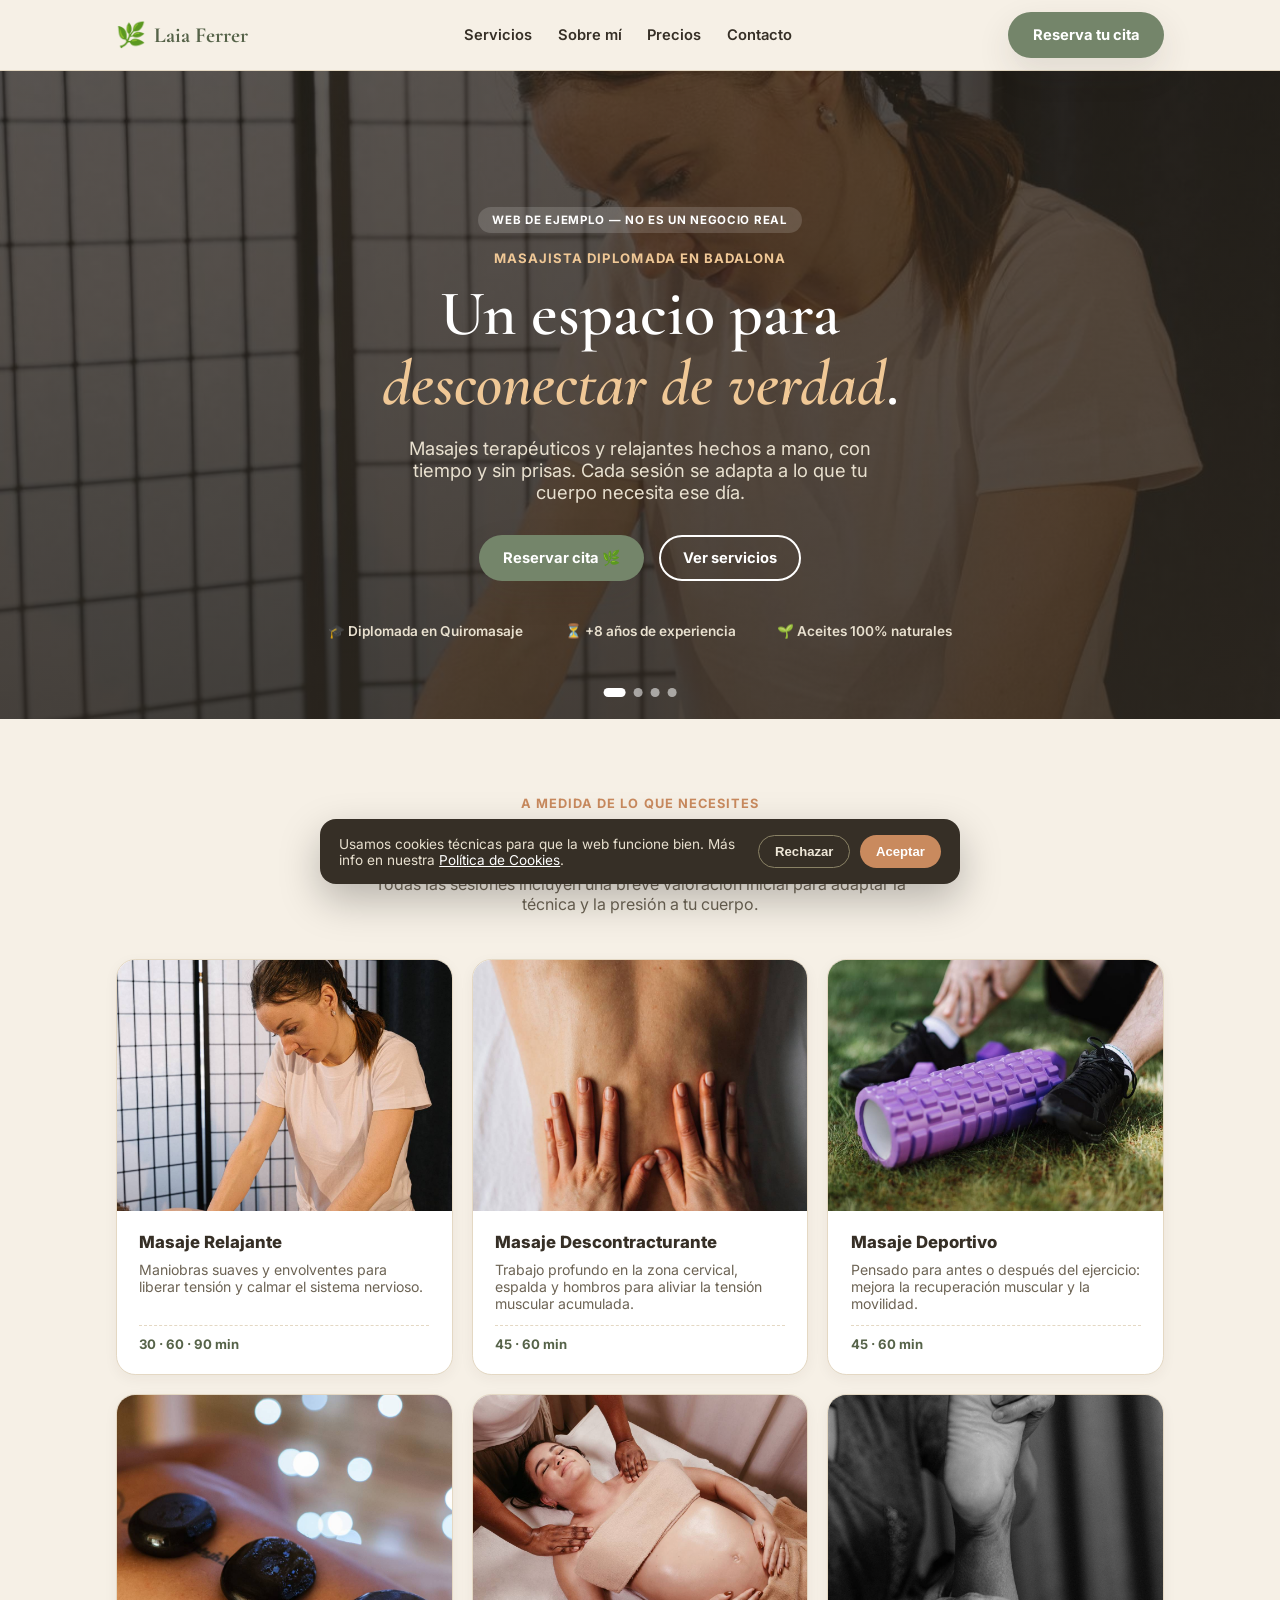
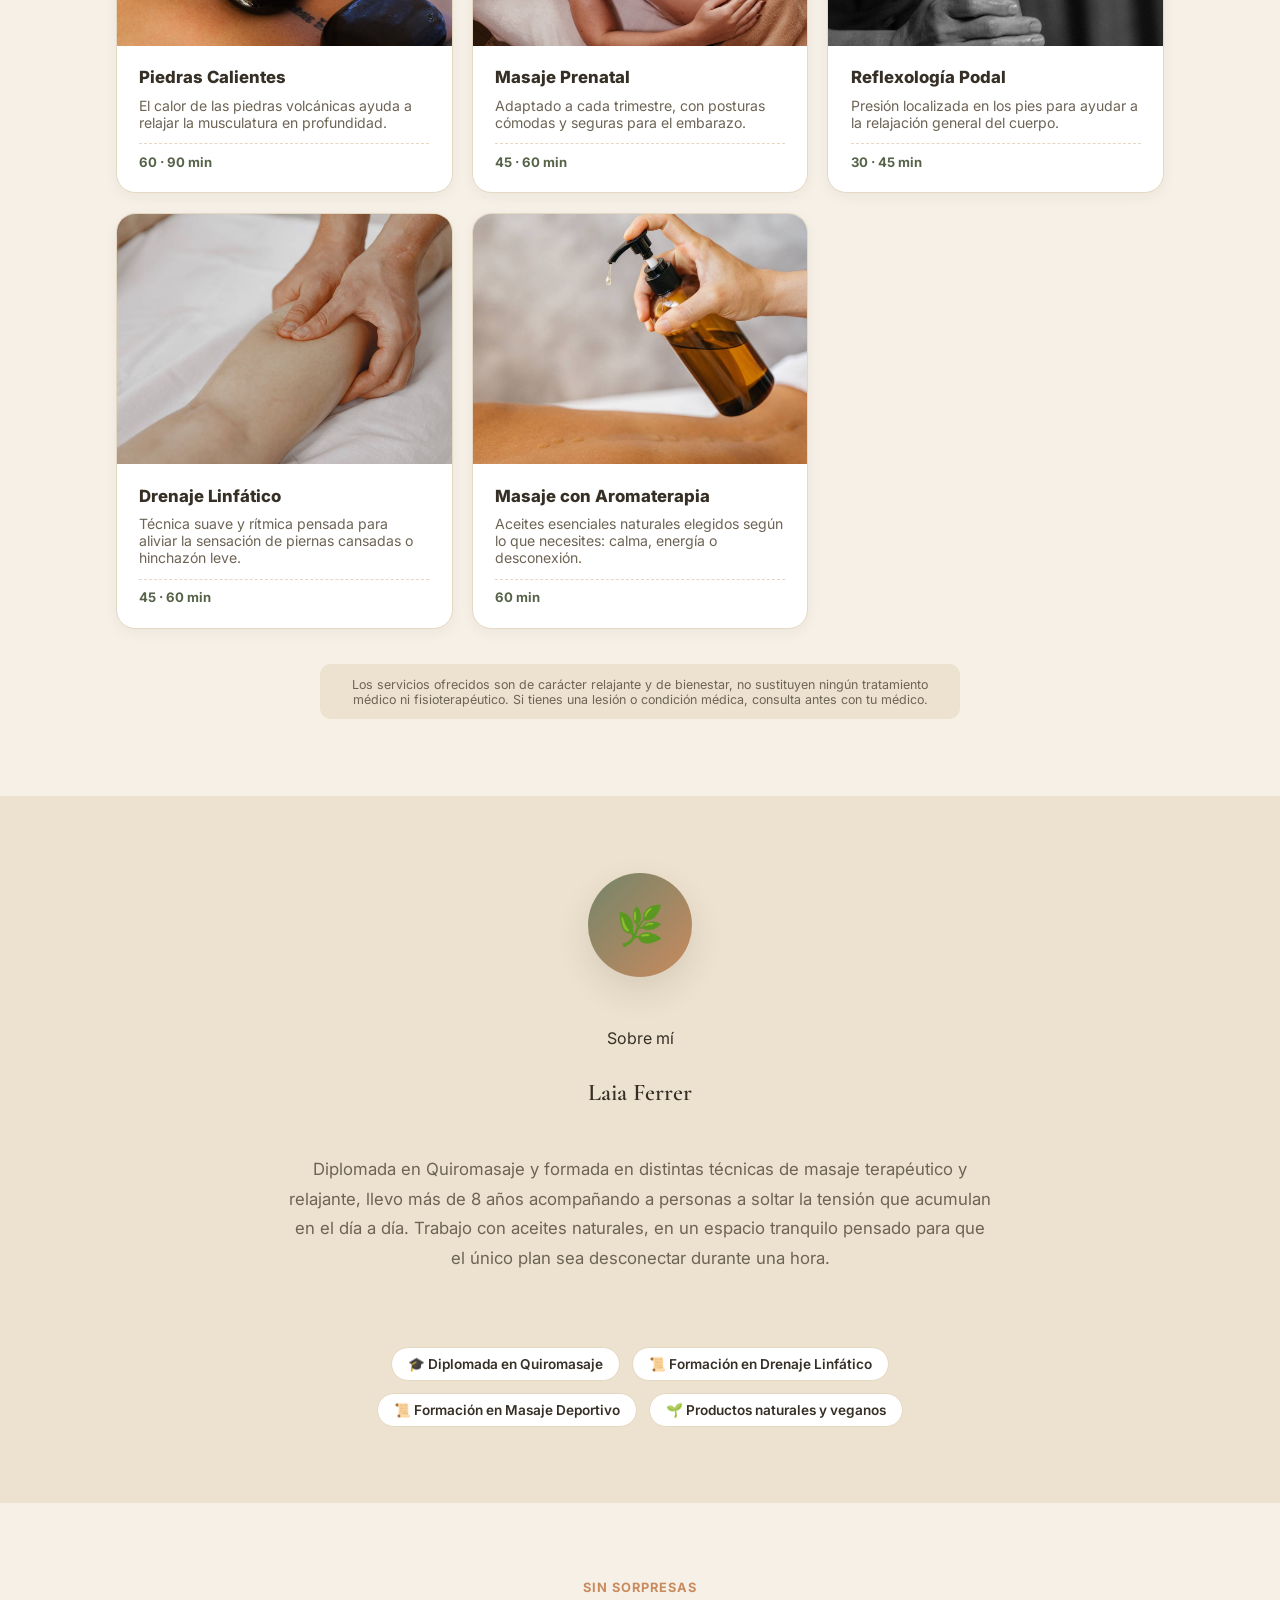
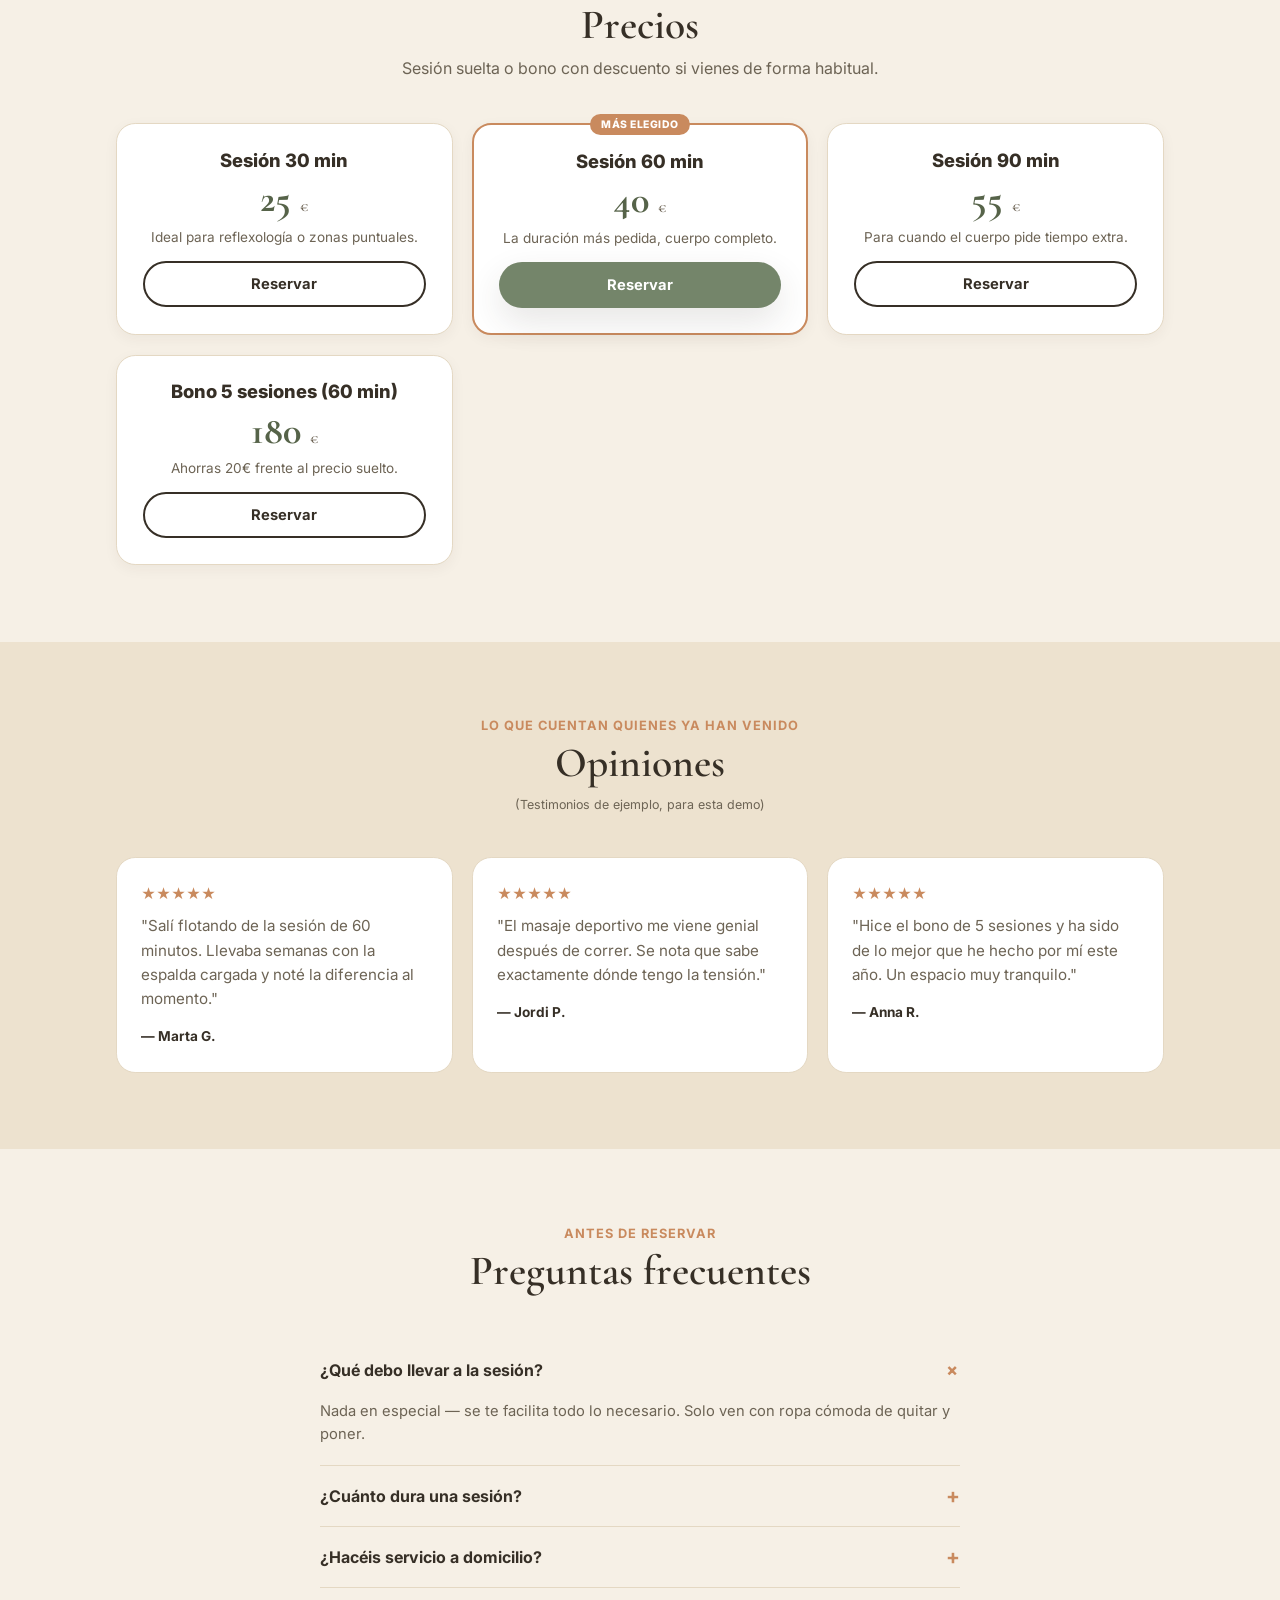
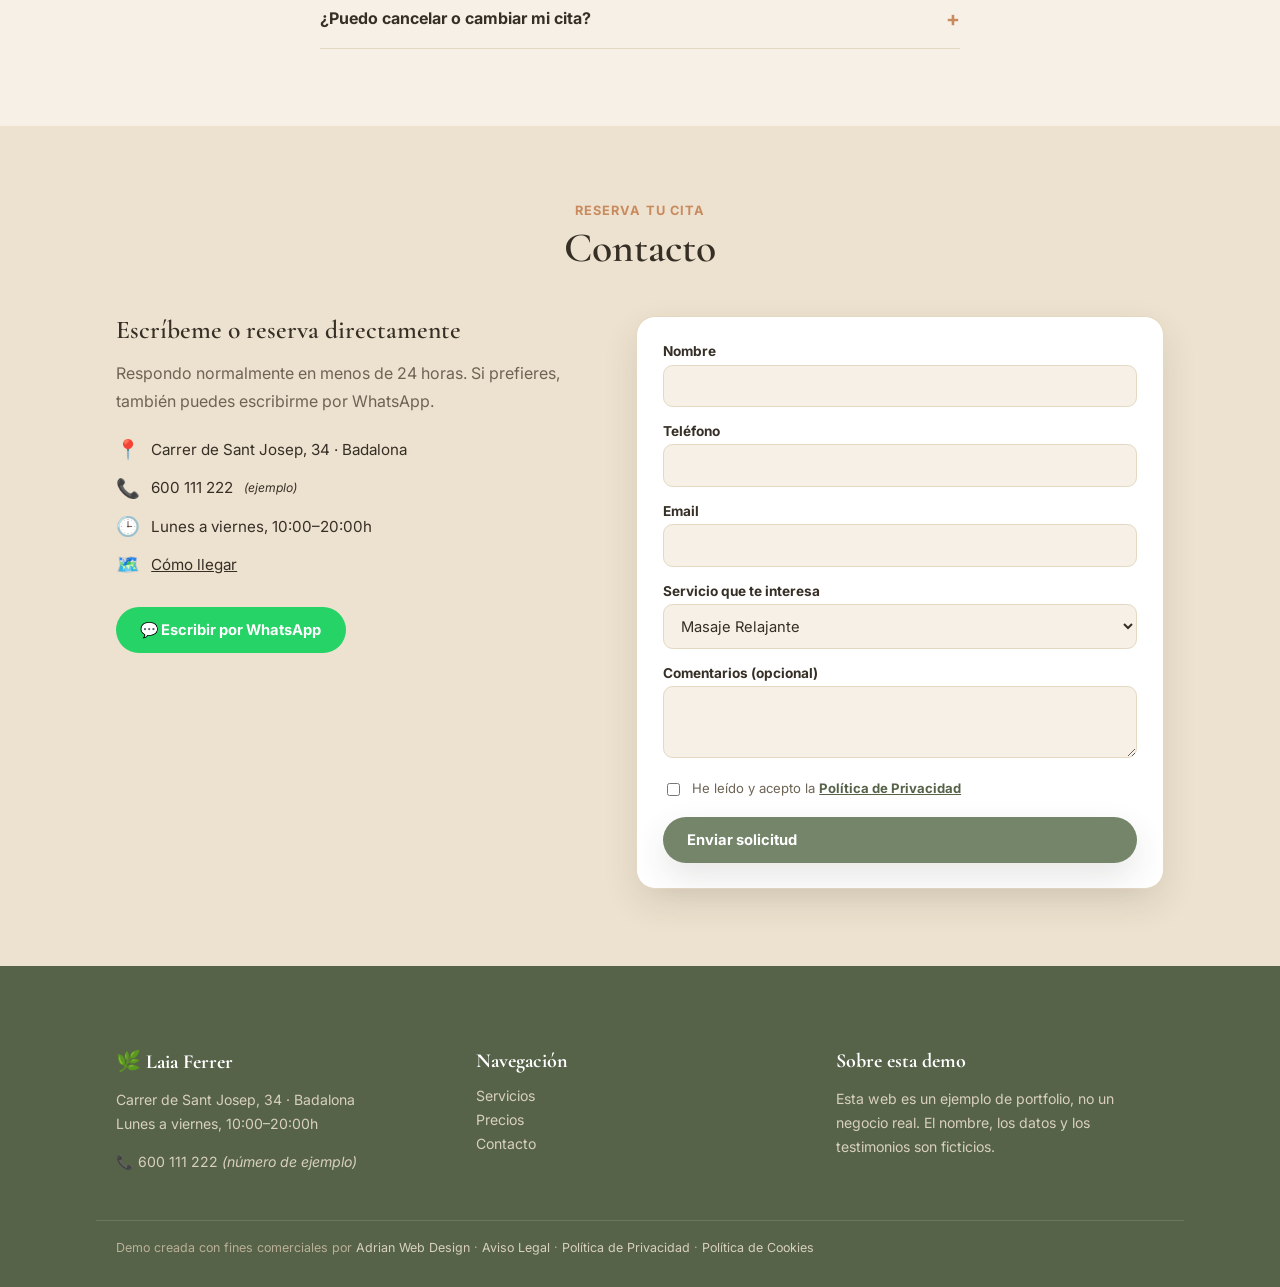
<file: index.html>
<!doctype html>
<html lang="es">
<head>
<meta charset="UTF-8" />
<meta name="viewport" content="width=device-width, initial-scale=1.0" />
<title>Masajes en Badalona | Laia Ferrer — Masajista</title>
<meta name="description" content="Masajes terapéuticos y relajantes en Badalona con Laia Ferrer, masajista diplomada. Reserva tu cita: masaje descontracturante, deportivo, prenatal y más." />
<meta property="og:title" content="Masajes en Badalona | Laia Ferrer — Masajista" />
<meta property="og:description" content="Masajes terapéuticos y relajantes en Badalona. Reserva tu cita online." />
<meta property="og:type" content="website" />
<meta name="twitter:card" content="summary" />
<link rel="preconnect" href="https://fonts.googleapis.com">
<link href="https://fonts.googleapis.com/css2?family=Cormorant+Garamond:wght@500;600;700&family=Inter:wght@400;600;700;800&display=swap" rel="stylesheet">
<link rel="stylesheet" href="masajes.css" />
</head>
<body>

<header class="site-header">
  <div class="wrap">
    <a href="index.html" class="logo"><span class="ico">🌿</span> Laia Ferrer</a>
    <nav class="nav-links">
      <a href="#servicios">Servicios</a>
      <a href="#sobre-mi">Sobre mí</a>
      <a href="#precios">Precios</a>
      <a href="#contacto">Contacto</a>
    </nav>
    <a href="#contacto" class="btn btn-solid">Reserva tu cita</a>
  </div>
</header>

<section class="hero hero-carousel">
  <div class="carousel hero-bg">
    <div class="carousel-track">
      <div class="carousel-slide"><img src="assets/servicio-relajante.jpg" alt="Masajista realizando un masaje relajante en la espalda" loading="eager"></div>
      <div class="carousel-slide"><img src="assets/servicio-piedras.jpg" alt="Masaje con piedras calientes sobre la espalda" loading="lazy"></div>
      <div class="carousel-slide"><img src="assets/servicio-aromaterapia.jpg" alt="Aplicación de aceite esencial para masaje con aromaterapia" loading="lazy"></div>
      <div class="carousel-slide"><img src="assets/servicio-reflexologia.jpg" alt="Masaje de reflexología podal en la planta del pie" loading="lazy"></div>
    </div>
    <div class="carousel-dots"></div>
  </div>
  <div class="wrap">
    <div class="badge-demo">Web de ejemplo — no es un negocio real</div>
    <div class="eyebrow">Masajista diplomada en Badalona</div>
    <h1>Un espacio para <span>desconectar de verdad</span>.</h1>
    <p class="lead">
      Masajes terapéuticos y relajantes hechos a mano, con tiempo y sin
      prisas. Cada sesión se adapta a lo que tu cuerpo necesita ese día.
    </p>
    <div class="cta-row">
      <a href="#contacto" class="btn btn-solid">Reservar cita 🌿</a>
      <a href="#servicios" class="btn btn-outline">Ver servicios</a>
    </div>
    <div class="trust-row">
      <span>🎓 Diplomada en Quiromasaje</span>
      <span>⏳ +8 años de experiencia</span>
      <span>🌱 Aceites 100% naturales</span>
    </div>
  </div>
</section>

<section class="section" id="servicios">
  <div class="wrap">
    <div class="section-head reveal">
      <div class="eyebrow">A medida de lo que necesites</div>
      <h2>Servicios</h2>
      <p>Todas las sesiones incluyen una breve valoración inicial para adaptar la técnica y la presión a tu cuerpo.</p>
    </div>
    <div class="grid">
      <div class="card reveal">
        <div class="card-photo"><img src="assets/servicio-relajante.jpg" alt="Masajista realizando un masaje relajante en la espalda" loading="lazy"></div>
        <div class="card-body">
          <h3>Masaje Relajante</h3>
          <div class="desc">Maniobras suaves y envolventes para liberar tensión y calmar el sistema nervioso.</div>
          <div class="duraciones">30 · 60 · 90 min</div>
        </div>
      </div>
      <div class="card reveal">
        <div class="card-photo"><img src="assets/servicio-descontracturante.jpg" alt="Masaje descontracturante con presión profunda en la espalda" loading="lazy"></div>
        <div class="card-body">
          <h3>Masaje Descontracturante</h3>
          <div class="desc">Trabajo profundo en la zona cervical, espalda y hombros para aliviar la tensión muscular acumulada.</div>
          <div class="duraciones">45 · 60 min</div>
        </div>
      </div>
      <div class="card reveal">
        <div class="card-photo"><img src="assets/servicio-deportivo.jpg" alt="Material de recuperación muscular para masaje deportivo" loading="lazy"></div>
        <div class="card-body">
          <h3>Masaje Deportivo</h3>
          <div class="desc">Pensado para antes o después del ejercicio: mejora la recuperación muscular y la movilidad.</div>
          <div class="duraciones">45 · 60 min</div>
        </div>
      </div>
      <div class="card reveal">
        <div class="card-photo"><img src="assets/servicio-piedras.jpg" alt="Masaje con piedras calientes sobre la espalda" loading="lazy"></div>
        <div class="card-body">
          <h3>Piedras Calientes</h3>
          <div class="desc">El calor de las piedras volcánicas ayuda a relajar la musculatura en profundidad.</div>
          <div class="duraciones">60 · 90 min</div>
        </div>
      </div>
      <div class="card reveal">
        <div class="card-photo"><img src="assets/servicio-prenatal.jpg" alt="Masaje prenatal a una embarazada" loading="lazy"></div>
        <div class="card-body">
          <h3>Masaje Prenatal</h3>
          <div class="desc">Adaptado a cada trimestre, con posturas cómodas y seguras para el embarazo.</div>
          <div class="duraciones">45 · 60 min</div>
        </div>
      </div>
      <div class="card reveal">
        <div class="card-photo"><img src="assets/servicio-reflexologia.jpg" alt="Masaje de reflexología podal en la planta del pie" loading="lazy"></div>
        <div class="card-body">
          <h3>Reflexología Podal</h3>
          <div class="desc">Presión localizada en los pies para ayudar a la relajación general del cuerpo.</div>
          <div class="duraciones">30 · 45 min</div>
        </div>
      </div>
      <div class="card reveal">
        <div class="card-photo"><img src="assets/servicio-drenaje.jpg" alt="Masaje de drenaje linfático en la pierna" loading="lazy"></div>
        <div class="card-body">
          <h3>Drenaje Linfático</h3>
          <div class="desc">Técnica suave y rítmica pensada para aliviar la sensación de piernas cansadas o hinchazón leve.</div>
          <div class="duraciones">45 · 60 min</div>
        </div>
      </div>
      <div class="card reveal">
        <div class="card-photo"><img src="assets/servicio-aromaterapia.jpg" alt="Aplicación de aceite esencial para masaje con aromaterapia" loading="lazy"></div>
        <div class="card-body">
          <h3>Masaje con Aromaterapia</h3>
          <div class="desc">Aceites esenciales naturales elegidos según lo que necesites: calma, energía o desconexión.</div>
          <div class="duraciones">60 min</div>
        </div>
      </div>
    </div>
    <p class="disclaimer">
      Los servicios ofrecidos son de carácter relajante y de bienestar,
      no sustituyen ningún tratamiento médico ni fisioterapéutico. Si
      tienes una lesión o condición médica, consulta antes con tu médico.
    </p>
  </div>
</section>

<section class="section alt" id="sobre-mi">
  <div class="wrap">
    <div class="about-wrap reveal">
      <div class="about-badge">🌿</div>
      <div class="eyebrow">Sobre mí</div>
      <h2>Laia Ferrer</h2>
      <p>
        Diplomada en Quiromasaje y formada en distintas técnicas de masaje
        terapéutico y relajante, llevo más de 8 años acompañando a personas
        a soltar la tensión que acumulan en el día a día. Trabajo con
        aceites naturales, en un espacio tranquilo pensado para que el
        único plan sea desconectar durante una hora.
      </p>
      <ul class="quals">
        <li>🎓 Diplomada en Quiromasaje</li>
        <li>📜 Formación en Drenaje Linfático</li>
        <li>📜 Formación en Masaje Deportivo</li>
        <li>🌱 Productos naturales y veganos</li>
      </ul>
    </div>
  </div>
</section>

<section class="section" id="precios">
  <div class="wrap">
    <div class="section-head reveal">
      <div class="eyebrow">Sin sorpresas</div>
      <h2>Precios</h2>
      <p>Sesión suelta o bono con descuento si vienes de forma habitual.</p>
    </div>
    <div class="price-table">
      <div class="price-card reveal">
        <h3>Sesión 30 min</h3>
        <div class="amount">25 <small>€</small></div>
        <div class="detail">Ideal para reflexología o zonas puntuales.</div>
        <a href="#contacto" class="btn btn-outline" style="width:100%; justify-content:center;">Reservar</a>
      </div>
      <div class="price-card featured reveal">
        <h3>Sesión 60 min</h3>
        <div class="amount">40 <small>€</small></div>
        <div class="detail">La duración más pedida, cuerpo completo.</div>
        <a href="#contacto" class="btn btn-solid" style="width:100%; justify-content:center;">Reservar</a>
      </div>
      <div class="price-card reveal">
        <h3>Sesión 90 min</h3>
        <div class="amount">55 <small>€</small></div>
        <div class="detail">Para cuando el cuerpo pide tiempo extra.</div>
        <a href="#contacto" class="btn btn-outline" style="width:100%; justify-content:center;">Reservar</a>
      </div>
      <div class="price-card reveal">
        <h3>Bono 5 sesiones (60 min)</h3>
        <div class="amount">180 <small>€</small></div>
        <div class="detail">Ahorras 20€ frente al precio suelto.</div>
        <a href="#contacto" class="btn btn-outline" style="width:100%; justify-content:center;">Reservar</a>
      </div>
    </div>
  </div>
</section>

<section class="section alt">
  <div class="wrap">
    <div class="section-head reveal">
      <div class="eyebrow">Lo que cuentan quienes ya han venido</div>
      <h2>Opiniones</h2>
      <p style="font-size:0.78rem; color:var(--texto-suave);">(Testimonios de ejemplo, para esta demo)</p>
    </div>
    <div class="testi-grid">
      <div class="testi reveal">
        <div class="stars">★★★★★</div>
        "Salí flotando de la sesión de 60 minutos. Llevaba semanas con la
        espalda cargada y noté la diferencia al momento."
        <div class="autor">— Marta G.</div>
      </div>
      <div class="testi reveal">
        <div class="stars">★★★★★</div>
        "El masaje deportivo me viene genial después de correr. Se nota
        que sabe exactamente dónde tengo la tensión."
        <div class="autor">— Jordi P.</div>
      </div>
      <div class="testi reveal">
        <div class="stars">★★★★★</div>
        "Hice el bono de 5 sesiones y ha sido de lo mejor que he hecho por
        mí este año. Un espacio muy tranquilo."
        <div class="autor">— Anna R.</div>
      </div>
    </div>
  </div>
</section>

<section class="section">
  <div class="wrap">
    <div class="section-head reveal">
      <div class="eyebrow">Antes de reservar</div>
      <h2>Preguntas frecuentes</h2>
    </div>
    <div class="faq reveal">
      <div class="faq-item open">
        <button class="faq-q">¿Qué debo llevar a la sesión? <span class="plus">+</span></button>
        <div class="faq-a"><p>Nada en especial — se te facilita todo lo necesario. Solo ven con ropa cómoda de quitar y poner.</p></div>
      </div>
      <div class="faq-item">
        <button class="faq-q">¿Cuánto dura una sesión? <span class="plus">+</span></button>
        <div class="faq-a"><p>Puedes elegir 30, 45, 60 o 90 minutos según el servicio. La duración incluye una breve valoración inicial.</p></div>
      </div>
      <div class="faq-item">
        <button class="faq-q">¿Hacéis servicio a domicilio? <span class="plus">+</span></button>
        <div class="faq-a"><p>De momento las sesiones son solo en el propio espacio, en Badalona. Escríbeme si tienes una necesidad concreta y lo hablamos.</p></div>
      </div>
      <div class="faq-item">
        <button class="faq-q">¿Puedo cancelar o cambiar mi cita? <span class="plus">+</span></button>
        <div class="faq-a"><p>Sí, avisando con al menos 24 horas de antelación por WhatsApp o teléfono, sin ningún coste.</p></div>
      </div>
    </div>
  </div>
</section>

<section class="section alt" id="contacto">
  <div class="wrap">
    <div class="section-head reveal">
      <div class="eyebrow">Reserva tu cita</div>
      <h2>Contacto</h2>
    </div>
    <div class="contact-wrap">
      <div class="contact-info reveal">
        <h3>Escríbeme o reserva directamente</h3>
        <p>Respondo normalmente en menos de 24 horas. Si prefieres, también puedes escribirme por WhatsApp.</p>
        <div class="item"><span class="ico">📍</span> Carrer de Sant Josep, 34 · Badalona</div>
        <div class="item"><span class="ico">📞</span> 600 111 222 <em style="font-size:0.8em;">(ejemplo)</em></div>
        <div class="item"><span class="ico">🕒</span> Lunes a viernes, 10:00–20:00h</div>
        <div class="item"><span class="ico">🗺️</span> <a href="https://www.google.com/maps/search/?api=1&query=Badalona" target="_blank" rel="noopener">Cómo llegar</a></div>
        <a href="#" class="btn btn-wsp" style="margin-top:1rem;">💬 Escribir por WhatsApp</a>
      </div>
      <form class="contact-form" id="contact-form">
        <div class="form-error" id="form-error"></div>
        <div class="field">
          <label for="nombre">Nombre</label>
          <input type="text" id="nombre" name="nombre" required>
        </div>
        <div class="field">
          <label for="telefono">Teléfono</label>
          <input type="tel" id="telefono" name="telefono" required>
        </div>
        <div class="field">
          <label for="email">Email</label>
          <input type="email" id="email" name="email" required>
        </div>
        <div class="field">
          <label for="servicio">Servicio que te interesa</label>
          <select id="servicio" name="servicio">
            <option>Masaje Relajante</option>
            <option>Masaje Descontracturante</option>
            <option>Masaje Deportivo</option>
            <option>Piedras Calientes</option>
            <option>Masaje Prenatal</option>
            <option>Reflexología Podal</option>
            <option>Drenaje Linfático</option>
            <option>Masaje con Aromaterapia</option>
            <option>No lo tengo claro todavía</option>
          </select>
        </div>
        <div class="field">
          <label for="comentarios">Comentarios (opcional)</label>
          <textarea id="comentarios" name="comentarios"></textarea>
        </div>
        <div class="checkbox-row">
          <input type="checkbox" id="privacidad" name="privacidad">
          <label for="privacidad">He leído y acepto la <a href="politica-privacidad.html" target="_blank">Política de Privacidad</a></label>
        </div>
        <div class="submit-row">
          <button type="submit" class="btn btn-solid">Enviar solicitud</button>
        </div>
      </form>
      <div class="form-success" id="form-success">
        <div class="ico">🌿</div>
        <h3>¡Gracias!</h3>
        <p>Esto es una demo: en la web real, aquí llegaría tu solicitud directamente por email o WhatsApp.</p>
      </div>
    </div>
  </div>
</section>

<footer class="site-footer">
  <div class="wrap">
    <div>
      <h4>🌿 Laia Ferrer</h4>
      <p>Carrer de Sant Josep, 34 · Badalona<br>Lunes a viernes, 10:00–20:00h</p>
      <p>📞 600 111 222 <em>(número de ejemplo)</em></p>
    </div>
    <div>
      <h4>Navegación</h4>
      <ul>
        <li><a href="#servicios">Servicios</a></li>
        <li><a href="#precios">Precios</a></li>
        <li><a href="#contacto">Contacto</a></li>
      </ul>
    </div>
    <div>
      <h4>Sobre esta demo</h4>
      <p>Esta web es un ejemplo de portfolio, no un negocio real. El nombre, los datos y los testimonios son ficticios.</p>
    </div>
  </div>
  <div class="footer-bottom">
    <span>Demo creada con fines comerciales por <a href="https://adrianwebdesign.es/" target="_blank" rel="noopener">Adrian Web Design</a> · <a href="aviso-legal.html">Aviso Legal</a> · <a href="politica-privacidad.html">Política de Privacidad</a> · <a href="politica-cookies.html">Política de Cookies</a></span>
  </div>
</footer>

<div class="cookie-banner" id="cookie-banner">
  <p>Usamos cookies técnicas para que la web funcione bien. Más info en nuestra <a href="politica-cookies.html">Política de Cookies</a>.</p>
  <div class="cookie-actions">
    <button class="btn-reject" id="cookie-reject">Rechazar</button>
    <button class="btn-accept" id="cookie-accept">Aceptar</button>
  </div>
</div>

<script src="script.js"></script>
</body>
</html>
</file>
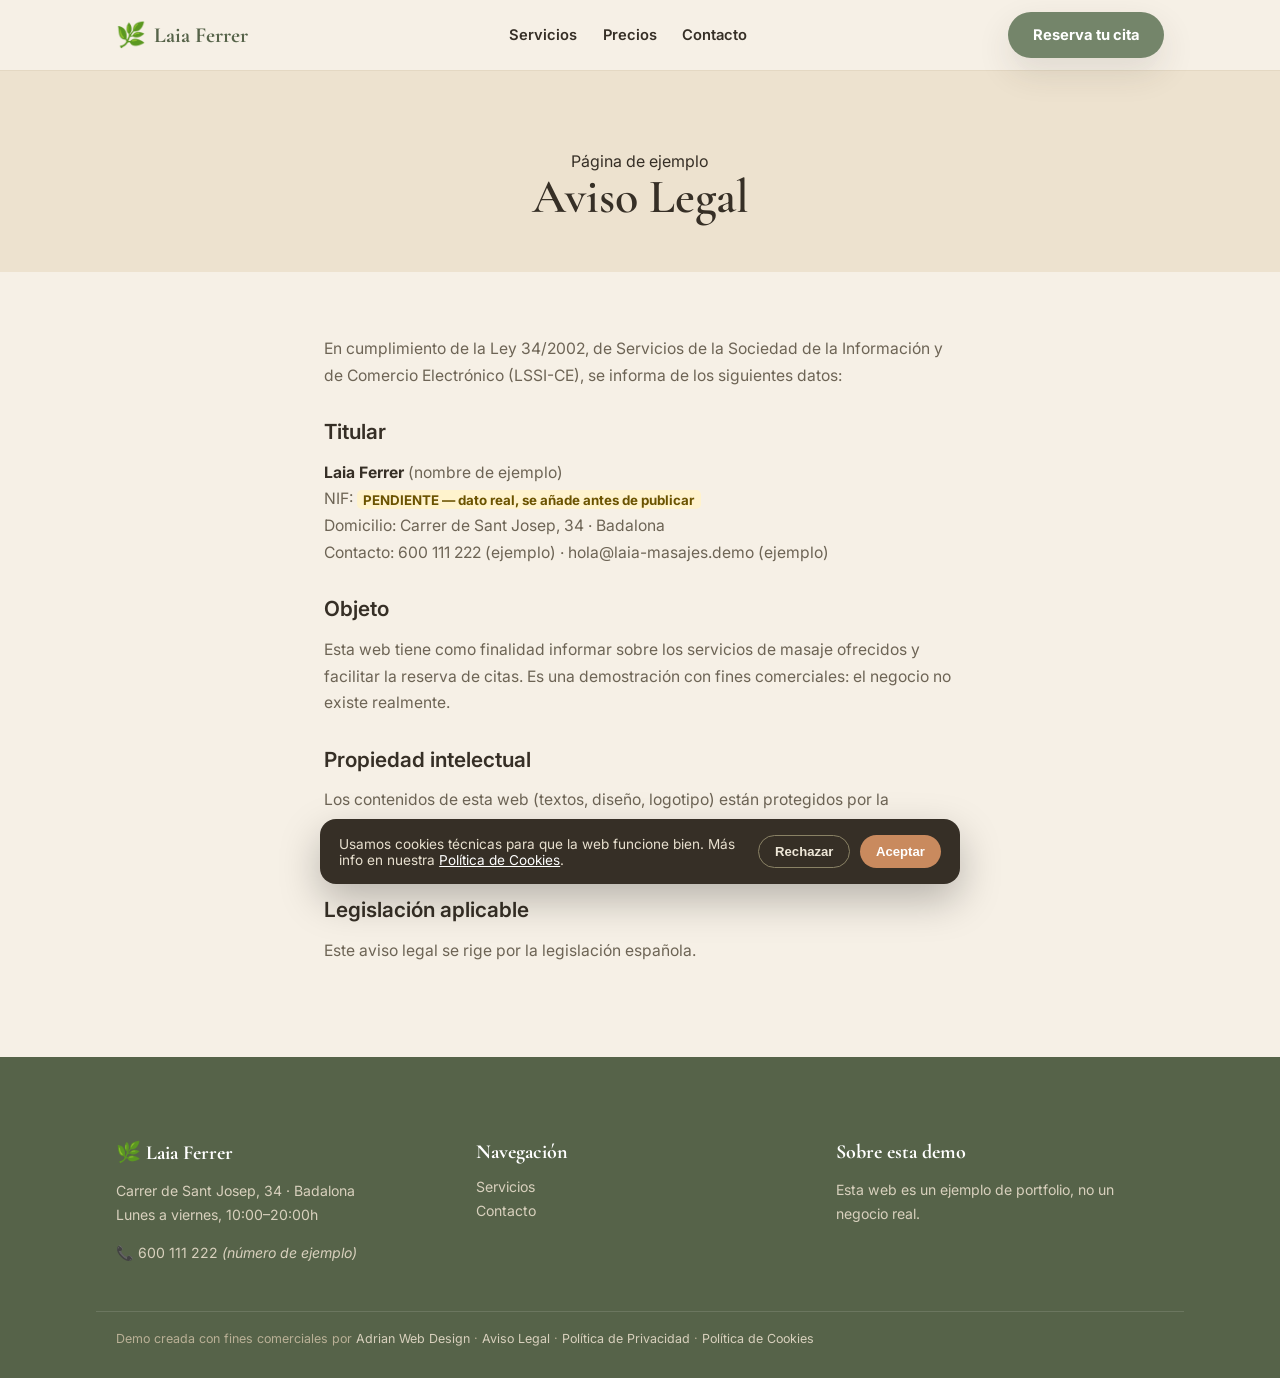
<file: aviso-legal.html>
<!doctype html>
<html lang="es">
<head>
<meta charset="UTF-8" />
<meta name="viewport" content="width=device-width, initial-scale=1.0" />
<title>Aviso Legal | Laia Ferrer — Masajista (demo)</title>
<link rel="preconnect" href="https://fonts.googleapis.com">
<link href="https://fonts.googleapis.com/css2?family=Cormorant+Garamond:wght@500;600;700&family=Inter:wght@400;600;700;800&display=swap" rel="stylesheet">
<link rel="stylesheet" href="masajes.css" />
</head>
<body>
<header class="site-header">
  <div class="wrap">
    <a href="index.html" class="logo"><span class="ico">🌿</span> Laia Ferrer</a>
    <nav class="nav-links">
      <a href="index.html#servicios">Servicios</a>
      <a href="index.html#precios">Precios</a>
      <a href="index.html#contacto">Contacto</a>
    </nav>
    <a href="index.html#contacto" class="btn btn-solid">Reserva tu cita</a>
  </div>
</header>

<section class="legal-hero">
  <div class="wrap">
    <div class="badge-demo">Página de ejemplo</div>
    <h1>Aviso Legal</h1>
  </div>
</section>

<article class="legal-body">
  <p>En cumplimiento de la Ley 34/2002, de Servicios de la Sociedad de la
  Información y de Comercio Electrónico (LSSI-CE), se informa de los
  siguientes datos:</p>

  <h2>Titular</h2>
  <p><strong>Laia Ferrer</strong> (nombre de ejemplo)<br>
  NIF: <span class="placeholder">PENDIENTE — dato real, se añade antes de publicar</span><br>
  Domicilio: Carrer de Sant Josep, 34 · Badalona<br>
  Contacto: 600 111 222 (ejemplo) · hola@laia-masajes.demo (ejemplo)</p>

  <h2>Objeto</h2>
  <p>Esta web tiene como finalidad informar sobre los servicios de masaje
  ofrecidos y facilitar la reserva de citas. Es una demostración con fines
  comerciales: el negocio no existe realmente.</p>

  <h2>Propiedad intelectual</h2>
  <p>Los contenidos de esta web (textos, diseño, logotipo) están protegidos
  por la normativa de propiedad intelectual. Queda prohibida su
  reproducción sin autorización.</p>

  <h2>Legislación aplicable</h2>
  <p>Este aviso legal se rige por la legislación española.</p>
</article>

<footer class="site-footer">
  <div class="wrap">
    <div>
      <h4>🌿 Laia Ferrer</h4>
      <p>Carrer de Sant Josep, 34 · Badalona<br>Lunes a viernes, 10:00–20:00h</p>
      <p>📞 600 111 222 <em>(número de ejemplo)</em></p>
    </div>
    <div>
      <h4>Navegación</h4>
      <ul><li><a href="index.html#servicios">Servicios</a></li><li><a href="index.html#contacto">Contacto</a></li></ul>
    </div>
    <div>
      <h4>Sobre esta demo</h4>
      <p>Esta web es un ejemplo de portfolio, no un negocio real.</p>
    </div>
  </div>
  <div class="footer-bottom">
    <span>Demo creada con fines comerciales por <a href="https://adrianwebdesign.es/" target="_blank" rel="noopener">Adrian Web Design</a> · <a href="aviso-legal.html">Aviso Legal</a> · <a href="politica-privacidad.html">Política de Privacidad</a> · <a href="politica-cookies.html">Política de Cookies</a></span>
  </div>
</footer>

<div class="cookie-banner" id="cookie-banner">
  <p>Usamos cookies técnicas para que la web funcione bien. Más info en nuestra <a href="politica-cookies.html">Política de Cookies</a>.</p>
  <div class="cookie-actions">
    <button class="btn-reject" id="cookie-reject">Rechazar</button>
    <button class="btn-accept" id="cookie-accept">Aceptar</button>
  </div>
</div>
<script src="script.js"></script>
</body>
</html>
</file>
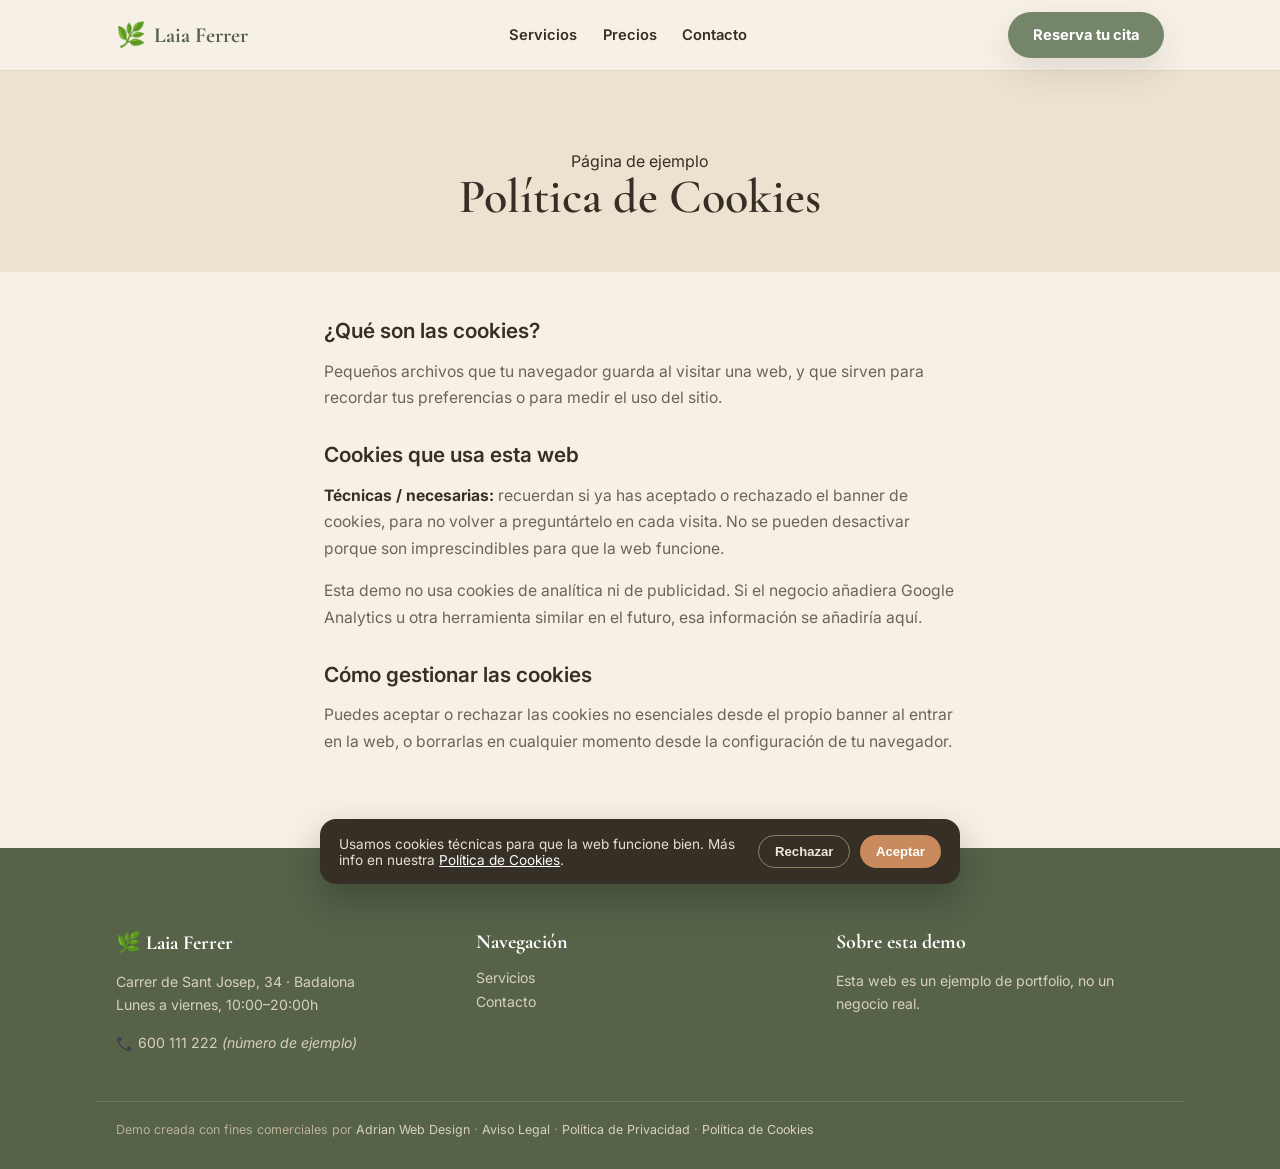
<file: politica-cookies.html>
<!doctype html>
<html lang="es">
<head>
<meta charset="UTF-8" />
<meta name="viewport" content="width=device-width, initial-scale=1.0" />
<title>Política de Cookies | Laia Ferrer — Masajista (demo)</title>
<link rel="preconnect" href="https://fonts.googleapis.com">
<link href="https://fonts.googleapis.com/css2?family=Cormorant+Garamond:wght@500;600;700&family=Inter:wght@400;600;700;800&display=swap" rel="stylesheet">
<link rel="stylesheet" href="masajes.css" />
</head>
<body>
<header class="site-header">
  <div class="wrap">
    <a href="index.html" class="logo"><span class="ico">🌿</span> Laia Ferrer</a>
    <nav class="nav-links">
      <a href="index.html#servicios">Servicios</a>
      <a href="index.html#precios">Precios</a>
      <a href="index.html#contacto">Contacto</a>
    </nav>
    <a href="index.html#contacto" class="btn btn-solid">Reserva tu cita</a>
  </div>
</header>

<section class="legal-hero">
  <div class="wrap">
    <div class="badge-demo">Página de ejemplo</div>
    <h1>Política de Cookies</h1>
  </div>
</section>

<article class="legal-body">
  <h2>¿Qué son las cookies?</h2>
  <p>Pequeños archivos que tu navegador guarda al visitar una web, y que
  sirven para recordar tus preferencias o para medir el uso del sitio.</p>

  <h2>Cookies que usa esta web</h2>
  <p><strong>Técnicas / necesarias:</strong> recuerdan si ya has aceptado o
  rechazado el banner de cookies, para no volver a preguntártelo en cada
  visita. No se pueden desactivar porque son imprescindibles para que la
  web funcione.</p>
  <p>Esta demo no usa cookies de analítica ni de publicidad. Si el negocio
  añadiera Google Analytics u otra herramienta similar en el futuro, esa
  información se añadiría aquí.</p>

  <h2>Cómo gestionar las cookies</h2>
  <p>Puedes aceptar o rechazar las cookies no esenciales desde el propio
  banner al entrar en la web, o borrarlas en cualquier momento desde la
  configuración de tu navegador.</p>
</article>

<footer class="site-footer">
  <div class="wrap">
    <div>
      <h4>🌿 Laia Ferrer</h4>
      <p>Carrer de Sant Josep, 34 · Badalona<br>Lunes a viernes, 10:00–20:00h</p>
      <p>📞 600 111 222 <em>(número de ejemplo)</em></p>
    </div>
    <div>
      <h4>Navegación</h4>
      <ul><li><a href="index.html#servicios">Servicios</a></li><li><a href="index.html#contacto">Contacto</a></li></ul>
    </div>
    <div>
      <h4>Sobre esta demo</h4>
      <p>Esta web es un ejemplo de portfolio, no un negocio real.</p>
    </div>
  </div>
  <div class="footer-bottom">
    <span>Demo creada con fines comerciales por <a href="https://adrianwebdesign.es/" target="_blank" rel="noopener">Adrian Web Design</a> · <a href="aviso-legal.html">Aviso Legal</a> · <a href="politica-privacidad.html">Política de Privacidad</a> · <a href="politica-cookies.html">Política de Cookies</a></span>
  </div>
</footer>

<div class="cookie-banner" id="cookie-banner">
  <p>Usamos cookies técnicas para que la web funcione bien. Más info en nuestra <a href="politica-cookies.html">Política de Cookies</a>.</p>
  <div class="cookie-actions">
    <button class="btn-reject" id="cookie-reject">Rechazar</button>
    <button class="btn-accept" id="cookie-accept">Aceptar</button>
  </div>
</div>
<script src="script.js"></script>
</body>
</html>
</file>
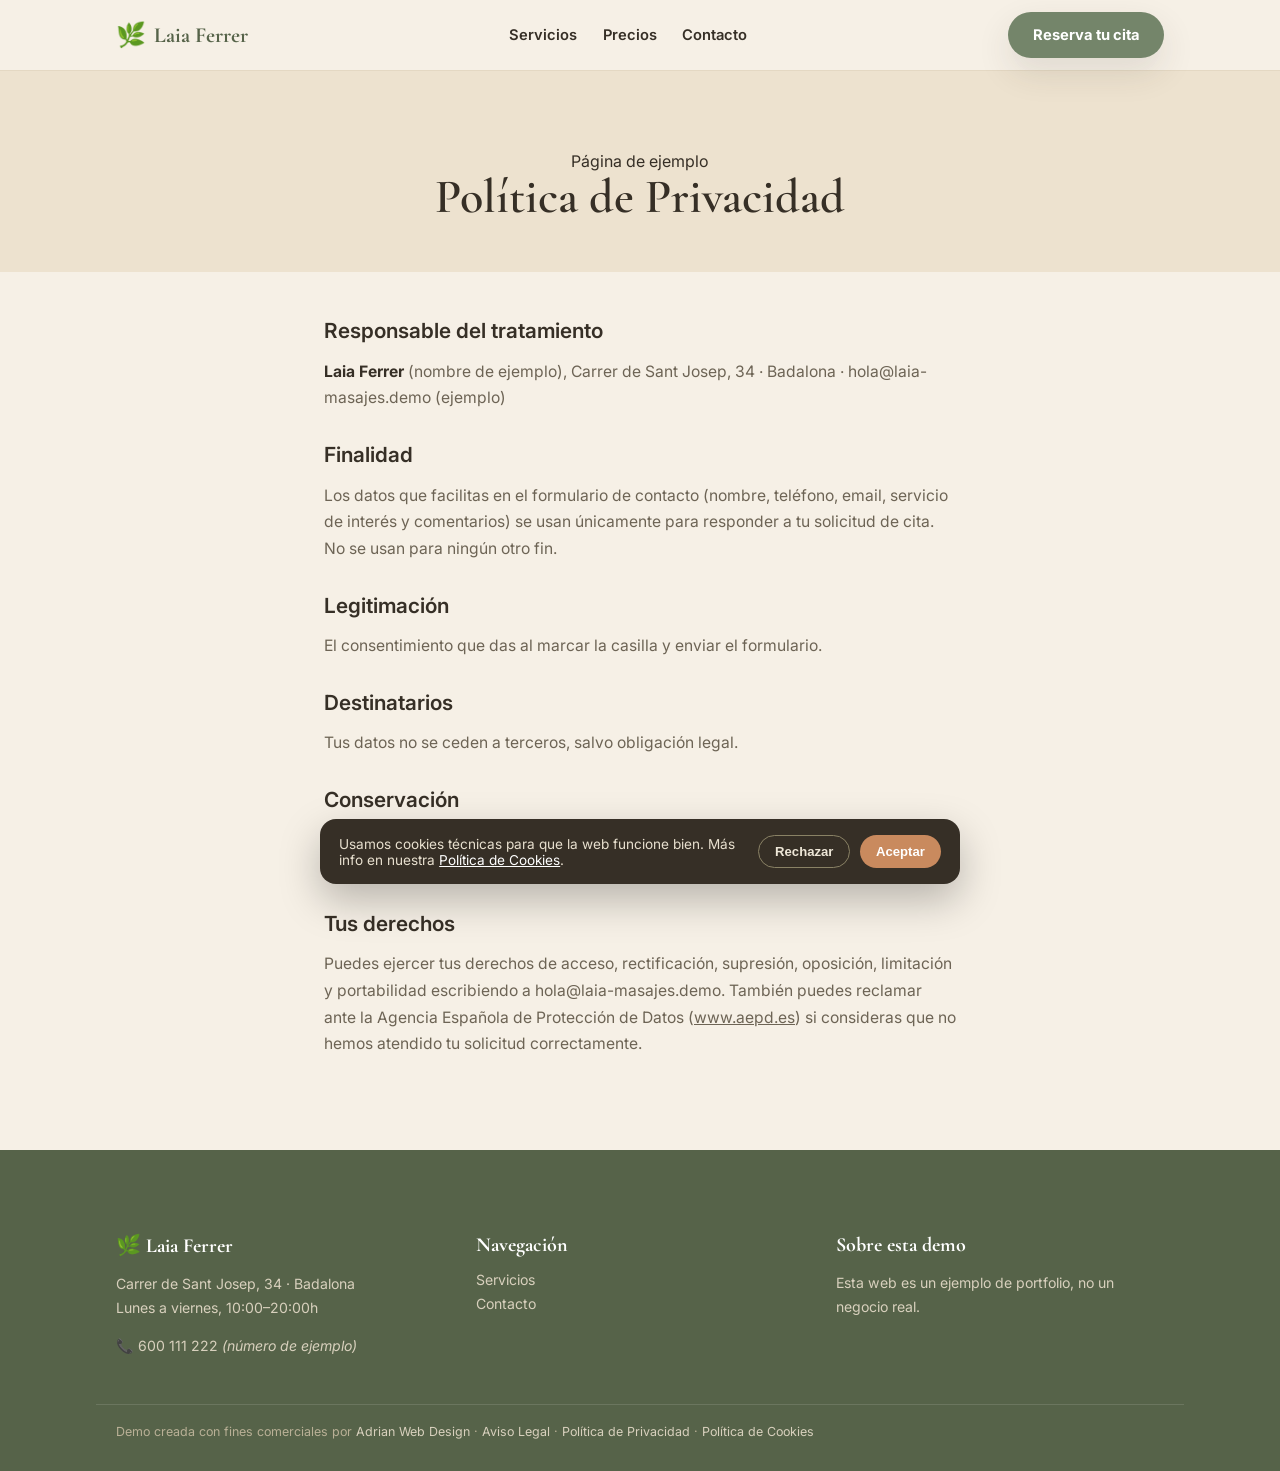
<file: politica-privacidad.html>
<!doctype html>
<html lang="es">
<head>
<meta charset="UTF-8" />
<meta name="viewport" content="width=device-width, initial-scale=1.0" />
<title>Política de Privacidad | Laia Ferrer — Masajista (demo)</title>
<link rel="preconnect" href="https://fonts.googleapis.com">
<link href="https://fonts.googleapis.com/css2?family=Cormorant+Garamond:wght@500;600;700&family=Inter:wght@400;600;700;800&display=swap" rel="stylesheet">
<link rel="stylesheet" href="masajes.css" />
</head>
<body>
<header class="site-header">
  <div class="wrap">
    <a href="index.html" class="logo"><span class="ico">🌿</span> Laia Ferrer</a>
    <nav class="nav-links">
      <a href="index.html#servicios">Servicios</a>
      <a href="index.html#precios">Precios</a>
      <a href="index.html#contacto">Contacto</a>
    </nav>
    <a href="index.html#contacto" class="btn btn-solid">Reserva tu cita</a>
  </div>
</header>

<section class="legal-hero">
  <div class="wrap">
    <div class="badge-demo">Página de ejemplo</div>
    <h1>Política de Privacidad</h1>
  </div>
</section>

<article class="legal-body">
  <h2>Responsable del tratamiento</h2>
  <p><strong>Laia Ferrer</strong> (nombre de ejemplo), Carrer de Sant Josep, 34 · Badalona · hola@laia-masajes.demo (ejemplo)</p>

  <h2>Finalidad</h2>
  <p>Los datos que facilitas en el formulario de contacto (nombre, teléfono,
  email, servicio de interés y comentarios) se usan únicamente para
  responder a tu solicitud de cita. No se usan para ningún otro fin.</p>

  <h2>Legitimación</h2>
  <p>El consentimiento que das al marcar la casilla y enviar el formulario.</p>

  <h2>Destinatarios</h2>
  <p>Tus datos no se ceden a terceros, salvo obligación legal.</p>

  <h2>Conservación</h2>
  <p>Tus datos se conservan solo el tiempo necesario para gestionar tu cita,
  y se eliminan después salvo obligación legal de conservarlos más tiempo.</p>

  <h2>Tus derechos</h2>
  <p>Puedes ejercer tus derechos de acceso, rectificación, supresión,
  oposición, limitación y portabilidad escribiendo a
  hola@laia-masajes.demo. También puedes reclamar ante la Agencia Española
  de Protección de Datos (<a href="https://www.aepd.es" target="_blank" rel="noopener">www.aepd.es</a>)
  si consideras que no hemos atendido tu solicitud correctamente.</p>
</article>

<footer class="site-footer">
  <div class="wrap">
    <div>
      <h4>🌿 Laia Ferrer</h4>
      <p>Carrer de Sant Josep, 34 · Badalona<br>Lunes a viernes, 10:00–20:00h</p>
      <p>📞 600 111 222 <em>(número de ejemplo)</em></p>
    </div>
    <div>
      <h4>Navegación</h4>
      <ul><li><a href="index.html#servicios">Servicios</a></li><li><a href="index.html#contacto">Contacto</a></li></ul>
    </div>
    <div>
      <h4>Sobre esta demo</h4>
      <p>Esta web es un ejemplo de portfolio, no un negocio real.</p>
    </div>
  </div>
  <div class="footer-bottom">
    <span>Demo creada con fines comerciales por <a href="https://adrianwebdesign.es/" target="_blank" rel="noopener">Adrian Web Design</a> · <a href="aviso-legal.html">Aviso Legal</a> · <a href="politica-privacidad.html">Política de Privacidad</a> · <a href="politica-cookies.html">Política de Cookies</a></span>
  </div>
</footer>

<div class="cookie-banner" id="cookie-banner">
  <p>Usamos cookies técnicas para que la web funcione bien. Más info en nuestra <a href="politica-cookies.html">Política de Cookies</a>.</p>
  <div class="cookie-actions">
    <button class="btn-reject" id="cookie-reject">Rechazar</button>
    <button class="btn-accept" id="cookie-accept">Aceptar</button>
  </div>
</div>
<script src="script.js"></script>
</body>
</html>
</file>
<file: masajes.css>
/* ===== Laia Ferrer · Masajista en Badalona — demo de portfolio ===== */

:root {
  --verde: #74856a;
  --verde-osc: #566349;
  --terra: #c98a5e;
  --arena: #f6f0e6;
  --arena-2: #ede2cf;
  --texto: #362f26;
  --texto-suave: #6d6455;
  --borde: #e4d8c3;
  --sombra: 0 14px 34px rgba(54, 47, 38, 0.12);
  font-size: 16px;
}

* { box-sizing: border-box; }
html { scroll-behavior: smooth; }

body {
  margin: 0;
  font-family: "Inter", system-ui, sans-serif;
  background: var(--arena);
  color: var(--texto);
  -webkit-font-smoothing: antialiased;
  overflow-x: hidden;
}

h1, h2, h3, .display {
  font-family: "Cormorant Garamond", Georgia, serif;
  font-weight: 600;
  line-height: 1.1;
  margin: 0;
}

a { color: inherit; }
img { max-width: 100%; display: block; }

.wrap { max-width: 68rem; margin: 0 auto; padding: 0 1.25rem; }

.reveal { opacity: 0; transform: translateY(18px); transition: opacity 0.6s ease, transform 0.6s ease; }
.reveal.in { opacity: 1; transform: translateY(0); }

/* ---------- Header ---------- */

.site-header {
  position: sticky; top: 0; z-index: 40;
  background: rgba(246, 240, 230, 0.92);
  backdrop-filter: blur(8px);
  border-bottom: 1px solid var(--borde);
}
.site-header .wrap { display: flex; align-items: center; justify-content: space-between; gap: 1rem; height: 4.4rem; }
.logo {
  display: flex; align-items: center; gap: 0.5rem;
  font-family: "Cormorant Garamond", serif; font-weight: 700;
  font-size: clamp(1.1rem, 2vw, 1.35rem);
  text-decoration: none; color: var(--verde-osc); white-space: nowrap;
}
.logo .ico { font-size: 1.5rem; }
.nav-links { display: flex; align-items: center; gap: 1.6rem; font-weight: 600; font-size: 0.92rem; }
.nav-links a { text-decoration: none; color: var(--texto); }
.nav-links a:hover { color: var(--verde-osc); }

.btn {
  display: inline-flex; align-items: center; gap: 0.5rem;
  padding: 0.75rem 1.4rem; border-radius: 999px; font-weight: 700;
  text-decoration: none; font-size: 0.92rem; border: 2px solid transparent;
  cursor: pointer; transition: transform 0.15s ease;
}
.btn:hover { transform: translateY(-2px); }
.btn-solid { background: var(--verde); color: #fff; box-shadow: var(--sombra); }
.btn-solid:hover { background: var(--verde-osc); }
.btn-outline { background: transparent; border-color: var(--texto); color: var(--texto); }
.btn-wsp { background: #25d366; color: #fff; }

/* ---------- Hero ---------- */

.hero {
  position: relative; padding: clamp(3.5rem, 8vw, 6.5rem) 0 clamp(3rem, 6vw, 4.5rem);
  text-align: center; overflow: hidden;
  background:
    radial-gradient(circle at 12% 15%, rgba(116, 133, 106, 0.18), transparent 45%),
    radial-gradient(circle at 88% 5%, rgba(201, 138, 94, 0.16), transparent 42%),
    var(--arena);
}

/* Hero con carrusel de fotos de fondo, 100% automático */
.hero.hero-carousel { background: var(--texto); padding: clamp(6.5rem, 13vw, 8.5rem) 0 clamp(3.5rem, 7vw, 5rem); }
.hero.hero-carousel .carousel.hero-bg {
  position: absolute; inset: 0; z-index: 0;
  border-radius: 0; box-shadow: none; aspect-ratio: auto; max-height: none; height: 100%;
}
.hero.hero-carousel .carousel.hero-bg .carousel-track,
.hero.hero-carousel .carousel.hero-bg .carousel-slide { height: 100%; }
.hero.hero-carousel .carousel.hero-bg .carousel-slide img { filter: brightness(0.55) saturate(1.05); }
.hero.hero-carousel .carousel.hero-bg::after {
  content: ""; position: absolute; inset: 0; z-index: 1;
  background: linear-gradient(180deg, rgba(54,47,38,0.55) 0%, rgba(54,47,38,0.72) 100%);
}
.hero.hero-carousel .carousel.hero-bg .carousel-dots { z-index: 2; bottom: 1.4rem; }
.hero.hero-carousel .wrap { position: relative; z-index: 2; }
.hero.hero-carousel .badge-demo { background: rgba(255,255,255,0.15); }
.hero.hero-carousel .eyebrow { color: #f0c896; }
.hero.hero-carousel h1 { color: #fff; }
.hero.hero-carousel h1 span { color: #f0c896; }
.hero.hero-carousel p.lead { color: #e8e0cf; }
.hero.hero-carousel .btn-outline { border-color: #fff; color: #fff; }
.hero.hero-carousel .trust-row { color: #e8e0cf; }
.hero .badge-demo {
  display: inline-block; margin-bottom: 1.1rem; padding: 0.35rem 0.9rem;
  border-radius: 999px; background: var(--texto); color: #fff;
  font-size: 0.72rem; font-weight: 700; letter-spacing: 0.06em; text-transform: uppercase;
}
.hero .eyebrow {
  font-weight: 700; color: var(--terra); letter-spacing: 0.08em;
  text-transform: uppercase; font-size: 0.82rem; margin-bottom: 0.8rem;
}
.hero h1 { font-size: clamp(2.3rem, 6vw, 4rem); max-width: 40rem; margin: 0 auto; }
.hero h1 span { color: var(--verde-osc); font-style: italic; }
.hero p.lead { max-width: 32rem; margin: 1.1rem auto 0; color: var(--texto-suave); font-size: clamp(1rem, 1.6vw, 1.15rem); }
.hero .cta-row { margin-top: 2rem; display: flex; gap: 0.9rem; justify-content: center; flex-wrap: wrap; }

.trust-row {
  margin-top: 2.6rem; display: flex; justify-content: center; gap: clamp(1.2rem, 4vw, 2.6rem);
  flex-wrap: wrap; font-size: 0.85rem; color: var(--texto-suave); font-weight: 600;
}
.trust-row span { display: flex; align-items: center; gap: 0.4rem; }

/* ---------- Secciones ---------- */

.section { padding: clamp(3rem, 6vw, 5rem) 0; }
.section.alt { background: var(--arena-2); }

.section-head { text-align: center; max-width: 34rem; margin: 0 auto clamp(2rem, 4vw, 2.8rem); }
.section-head .eyebrow { font-weight: 700; color: var(--terra); letter-spacing: 0.08em; text-transform: uppercase; font-size: 0.8rem; margin-bottom: 0.5rem; }
.section-head h2 { font-size: clamp(1.9rem, 3.8vw, 2.6rem); }
.section-head p { color: var(--texto-suave); margin-top: 0.6rem; }

/* Servicios */
.grid { display: grid; grid-template-columns: repeat(auto-fill, minmax(16rem, 1fr)); gap: 1.2rem; }
.card {
  background: #fff; border: 1px solid var(--borde); border-radius: 1.2rem;
  overflow: hidden; display: flex; flex-direction: column;
  box-shadow: 0 4px 14px rgba(54,47,38,0.05); transition: box-shadow 0.15s ease, transform 0.15s ease;
}
.card:hover { box-shadow: var(--sombra); transform: translateY(-3px); }
.card-photo { aspect-ratio: 4/3; overflow: hidden; }
.card-photo img { width: 100%; height: 100%; object-fit: cover; transition: transform 0.4s ease; }
.card:hover .card-photo img { transform: scale(1.06); }
.card-body { padding: 1.4rem; display: flex; flex-direction: column; gap: 0.6rem; flex-grow: 1; }
.card .ico { font-size: 2rem; width: 3.1rem; height: 3.1rem; display: flex; align-items: center; justify-content: center; background: var(--arena-2); border-radius: 0.9rem; }
.card h3 { font-family: "Inter", sans-serif; font-weight: 800; font-size: 1.05rem; }
.card .desc { font-size: 0.88rem; color: var(--texto-suave); flex-grow: 1; }
.card .duraciones { font-size: 0.82rem; font-weight: 700; color: var(--verde-osc); border-top: 1px dashed var(--borde); padding-top: 0.6rem; margin-top: 0.2rem; }

/* Carrusel de fotos */
.carousel { position: relative; border-radius: 1.1rem; overflow: hidden; box-shadow: var(--sombra); aspect-ratio: 16/9; max-height: 30rem; }
.carousel-track { display: flex; height: 100%; transition: transform 0.5s ease; }
.carousel-slide { flex: 0 0 100%; height: 100%; position: relative; }
.carousel-slide img { width: 100%; height: 100%; object-fit: cover; }
.carousel-dots { position: absolute; bottom: 0.9rem; left: 50%; transform: translateX(-50%); display: flex; gap: 0.5rem; }
.carousel-dots button { width: 0.55rem; height: 0.55rem; border-radius: 50%; border: none; background: rgba(255,255,255,0.55); cursor: pointer; padding: 0; }
.carousel-dots button.active { background: #fff; width: 1.4rem; border-radius: 999px; }

.disclaimer {
  max-width: 40rem; margin: 2.2rem auto 0; text-align: center;
  font-size: 0.78rem; color: var(--texto-suave); background: var(--arena-2);
  border-radius: 0.7rem; padding: 0.8rem 1.1rem;
}

/* Sobre mí */
.about-wrap { display: grid; grid-template-columns: 1fr; gap: 2rem; align-items: center; max-width: 44rem; margin: 0 auto; text-align: center; }
.about-badge {
  width: 6.5rem; height: 6.5rem; border-radius: 50%; margin: 0 auto 1.2rem;
  background: linear-gradient(135deg, var(--verde), var(--terra));
  display: flex; align-items: center; justify-content: center; font-size: 2.4rem;
  box-shadow: var(--sombra);
}
.about-wrap p { font-size: 1.05rem; line-height: 1.75; color: var(--texto-suave); }
.quals { list-style: none; padding: 0; margin: 1.6rem 0 0; display: flex; flex-wrap: wrap; gap: 0.7rem; justify-content: center; }
.quals li {
  background: #fff; border: 1px solid var(--borde); border-radius: 999px;
  padding: 0.5rem 1rem; font-size: 0.85rem; font-weight: 600; color: var(--texto);
}

/* Precios */
.price-table { display: grid; grid-template-columns: repeat(auto-fit, minmax(15.5rem, 1fr)); gap: 1.2rem; }
.price-card {
  background: #fff; border: 1px solid var(--borde); border-radius: 1.2rem; padding: 1.6rem;
  text-align: center; box-shadow: 0 4px 14px rgba(54,47,38,0.05);
}
.price-card.featured { border: 2px solid var(--terra); position: relative; }
.price-card.featured::before {
  content: "MÁS ELEGIDO"; position: absolute; top: -0.7rem; left: 50%; transform: translateX(-50%);
  background: var(--terra); color: #fff; font-size: 0.65rem; font-weight: 800;
  letter-spacing: 0.05em; padding: 0.25rem 0.7rem; border-radius: 999px;
}
.price-card h3 { font-size: 1.15rem; font-family: "Inter", sans-serif; font-weight: 800; margin-bottom: 0.4rem; }
.price-card .amount { font-family: "Cormorant Garamond", serif; font-size: 2.4rem; font-weight: 700; color: var(--verde-osc); margin: 0.4rem 0; }
.price-card .amount small { font-size: 0.9rem; font-weight: 600; color: var(--texto-suave); }
.price-card .detail { font-size: 0.85rem; color: var(--texto-suave); margin-bottom: 1rem; }

/* Testimonios */
.testi-grid { display: grid; grid-template-columns: repeat(auto-fit, minmax(16rem, 1fr)); gap: 1.2rem; }
.testi {
  background: #fff; border: 1px solid var(--borde); border-radius: 1.2rem; padding: 1.5rem;
  font-size: 0.95rem; color: var(--texto-suave); line-height: 1.6;
}
.testi .stars { color: var(--terra); font-size: 0.9rem; margin-bottom: 0.6rem; }
.testi .autor { margin-top: 0.9rem; font-weight: 700; color: var(--texto); font-size: 0.85rem; }

/* FAQ */
.faq { max-width: 40rem; margin: 0 auto; }
.faq-item { border-bottom: 1px solid var(--borde); }
.faq-q {
  width: 100%; text-align: left; background: none; border: none; cursor: pointer;
  padding: 1.1rem 0; display: flex; justify-content: space-between; align-items: center;
  font-weight: 700; font-size: 1rem; color: var(--texto); font-family: inherit;
}
.faq-q .plus { transition: transform 0.2s ease; font-size: 1.3rem; color: var(--terra); }
.faq-item.open .faq-q .plus { transform: rotate(45deg); }
.faq-a { max-height: 0; overflow: hidden; transition: max-height 0.25s ease; }
.faq-item.open .faq-a { max-height: 12rem; }
.faq-a p { padding: 0 0 1.1rem; color: var(--texto-suave); font-size: 0.92rem; line-height: 1.6; margin: 0; }

/* Contacto */
.contact-wrap { display: grid; grid-template-columns: 1fr 1.1fr; gap: 2.5rem; align-items: flex-start; }
@media (max-width: 800px) { .contact-wrap { grid-template-columns: 1fr; } }
.contact-info h3 { font-size: 1.6rem; margin-bottom: 0.8rem; }
.contact-info p { color: var(--texto-suave); line-height: 1.7; margin-bottom: 1.4rem; }
.contact-info .item { display: flex; gap: 0.7rem; align-items: center; margin-bottom: 0.9rem; font-size: 0.95rem; }
.contact-info .ico { font-size: 1.2rem; }

form.contact-form { background: #fff; border: 1px solid var(--borde); border-radius: 1.2rem; padding: 1.6rem; box-shadow: var(--sombra); }
.field { margin-bottom: 1rem; }
.field label { display: block; font-size: 0.85rem; font-weight: 700; margin-bottom: 0.35rem; }
.field input, .field select, .field textarea {
  width: 100%; padding: 0.7rem 0.85rem; border: 1.5px solid var(--borde); border-radius: 0.6rem;
  font-family: inherit; font-size: 0.92rem; background: var(--arena); color: var(--texto);
}
.field textarea { resize: vertical; min-height: 4.5rem; }
.checkbox-row { display: flex; align-items: flex-start; gap: 0.6rem; margin: 1.1rem 0; font-size: 0.82rem; color: var(--texto-suave); }
.checkbox-row input { margin-top: 0.2rem; }
.checkbox-row a { color: var(--verde-osc); font-weight: 700; text-decoration: underline; }
.form-error { color: #b3402a; font-size: 0.82rem; margin-bottom: 0.8rem; display: none; }
.form-error.show { display: block; }
.form-success { display: none; text-align: center; padding: 2rem 0; }
.form-success.show { display: block; }
.form-success .ico { font-size: 2.4rem; margin-bottom: 0.6rem; }
.submit-row { display: flex; gap: 0.7rem; flex-wrap: wrap; }
.submit-row button { flex: 1; min-width: 9rem; }
button.btn { font-family: inherit; }

/* ---------- Footer ---------- */

.site-footer { background: var(--verde-osc); color: #eee7d8; padding: clamp(2.5rem, 5vw, 3.5rem) 0 2rem; }
.site-footer .wrap { display: grid; grid-template-columns: repeat(auto-fit, minmax(13rem, 1fr)); gap: 2rem; }
.site-footer h4 { font-family: "Cormorant Garamond", serif; font-size: 1.25rem; margin-bottom: 0.7rem; color: #fff; }
.site-footer p, .site-footer li { font-size: 0.88rem; color: #d8d0bd; line-height: 1.7; }
.site-footer ul { list-style: none; margin: 0; padding: 0; }
.site-footer a { text-decoration: none; color: #d8d0bd; }
.site-footer a:hover { color: #fff; }
.footer-bottom {
  max-width: 68rem; margin: 2rem auto 0; padding: 1.2rem 1.25rem 0;
  border-top: 1px solid rgba(255,255,255,0.12); font-size: 0.78rem; color: #b9b096;
  display: flex; flex-wrap: wrap; gap: 0.6rem 1.2rem; justify-content: space-between;
}
.footer-bottom a { color: #d8d0bd; }
.footer-bottom a:hover { color: #fff; }

/* ---------- Banner de cookies ---------- */
.cookie-banner {
  position: fixed; left: 1rem; right: 1rem; bottom: 1rem; z-index: 80; max-width: 40rem; margin: 0 auto;
  background: var(--texto); color: #eee7d8; border-radius: 1rem; padding: 1rem 1.2rem;
  box-shadow: 0 16px 40px rgba(0,0,0,0.25); display: flex; flex-wrap: wrap; align-items: center; gap: 0.9rem;
  transform: translateY(140%); transition: transform 0.3s ease;
}
.cookie-banner.show { transform: translateY(0); }
.cookie-banner p { margin: 0; font-size: 0.85rem; flex: 1 1 16rem; color: #e8e0cf; }
.cookie-banner a { color: #fff; text-decoration: underline; }
.cookie-banner .cookie-actions { display: flex; gap: 0.6rem; flex-shrink: 0; }
.cookie-banner button { border: none; border-radius: 999px; padding: 0.5rem 1rem; font-weight: 700; font-size: 0.82rem; cursor: pointer; }
.cookie-banner .btn-reject { background: transparent; border: 1.5px solid #8a8265; color: #eee7d8; }
.cookie-banner .btn-accept { background: var(--terra); color: #fff; }

/* ---------- Páginas legales ---------- */
.legal-hero { padding: clamp(3rem, 7vw, 5rem) 0 clamp(2rem, 5vw, 3rem); text-align: center; background: var(--arena-2); }
.legal-hero h1 { font-size: clamp(2.1rem, 5vw, 3rem); }
.legal-body { max-width: 42rem; margin: 0 auto; padding: clamp(2rem, 5vw, 3rem) 1.25rem clamp(3rem, 6vw, 5rem); }
.legal-body h2 { font-size: 1.3rem; margin: 2rem 0 0.6rem; font-family: "Inter", sans-serif; }
.legal-body h2:first-child { margin-top: 0; }
.legal-body p, .legal-body li { font-size: 0.98rem; line-height: 1.7; color: var(--texto-suave); }
.legal-body strong { color: var(--texto); }
.legal-body .placeholder { background: #fff3cd; color: #6b5300; padding: 0.1rem 0.4rem; border-radius: 0.3rem; font-weight: 700; font-size: 0.85em; }

@media (max-width: 640px) { .nav-links { display: none; } }
</file>
